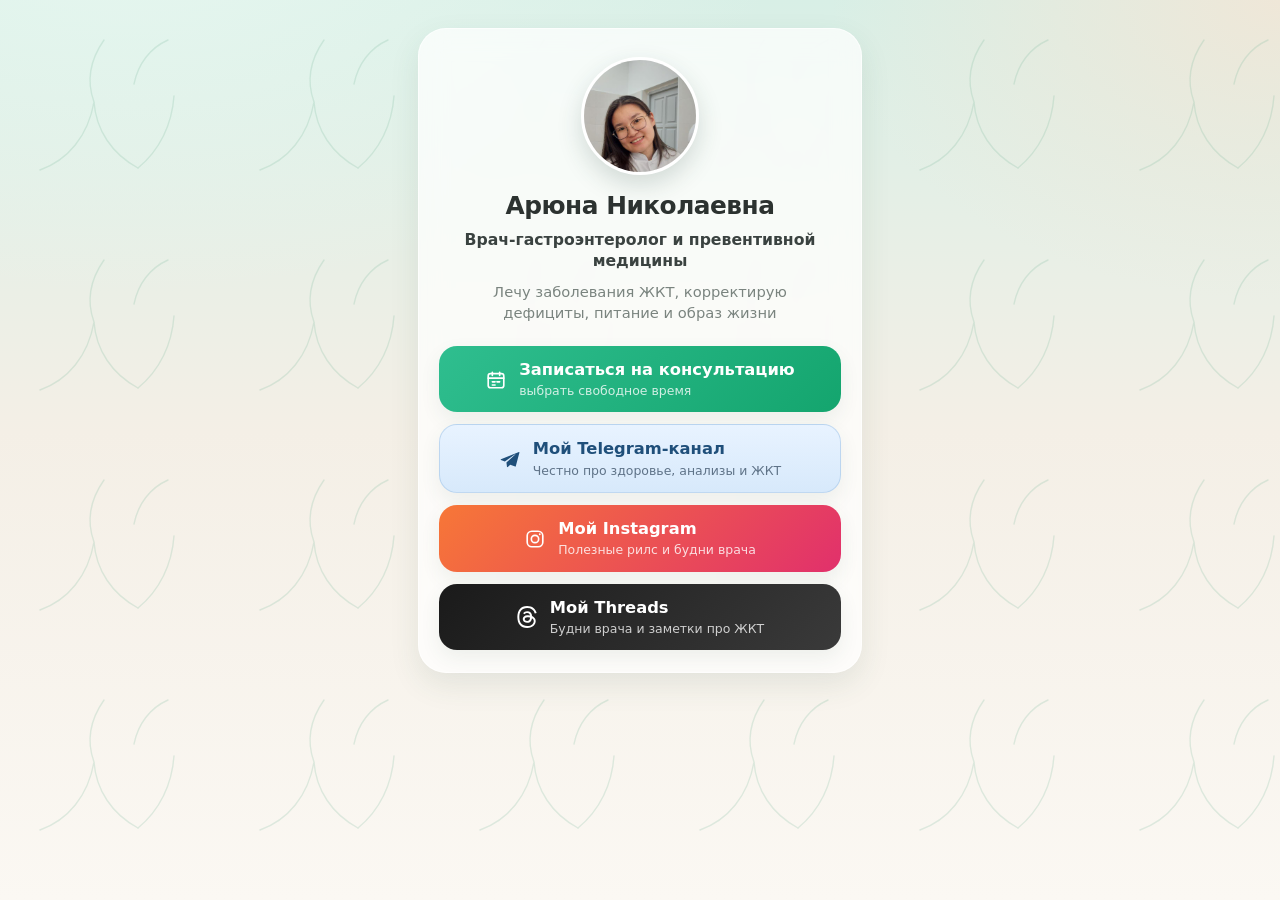
<file: index.html>
<!DOCTYPE html>
<html lang="ru">
<head>
  <meta charset="utf-8" />
  <meta name="viewport" content="width=device-width, initial-scale=1" />
  <meta name="description" content="Арюна Николаевна — врач-гастроэнтеролог и превентивной медицины. Запись на консультацию." />
  <title>Арюна Николаевна</title>
  <style>
    :root {
      --mint: #d8efe6;
      --mint-deep: #bfe3d6;
      --beige: #f4efe6;
      --cream: #fbf8f3;
      --ink: #2f3432;
      --ink-soft: #5a625e;
      --ink-muted: #7a847f;
      --card: rgba(255, 255, 255, 0.72);
      --emerald-a: #2fbe8f;
      --emerald-b: #14a56e;
      --sky-a: #e8f3ff;
      --sky-b: #d7e9fb;
      --sky-ink: #1f4f7a;
      --ig-a: #f77737;
      --ig-b: #e1306c;
      --threads-a: #1a1a1a;
      --threads-b: #3a3a3a;
      --shadow: 0 12px 30px rgba(47, 84, 68, 0.10);
      --shadow-soft: 0 8px 20px rgba(47, 84, 68, 0.08);
      --radius: 18px;
      --max: 480px;
    }

    * { box-sizing: border-box; }
    html, body { margin: 0; padding: 0; }
    body {
      min-height: 100vh;
      font-family: Inter, system-ui, -apple-system, BlinkMacSystemFont, "Segoe UI", Roboto, "Helvetica Neue", Arial, sans-serif;
      color: var(--ink);
      background:
        radial-gradient(1200px 700px at 10% -10%, #e7f7f0 0%, transparent 55%),
        radial-gradient(900px 600px at 100% 0%, #efe7d8 0%, transparent 50%),
        linear-gradient(180deg, var(--mint) 0%, var(--beige) 48%, var(--cream) 100%);
      -webkit-font-smoothing: antialiased;
      text-rendering: optimizeLegibility;
    }

    /* Soft botanical / leaf pattern */
    body::before {
      content: "";
      position: fixed;
      inset: 0;
      pointer-events: none;
      opacity: 0.22;
      background-image:
        url("data:image/svg+xml,%3Csvg xmlns='http://www.w3.org/2000/svg' width='220' height='220' viewBox='0 0 220 220'%3E%3Cg fill='none' stroke='%2377b89a' stroke-width='1.4' stroke-linecap='round'%3E%3Cpath d='M40 170c28-10 48-34 54-68 2 28 18 52 44 66'/%3E%3Cpath d='M94 102c-8-22-4-42 10-62'/%3E%3Cpath d='M138 168c22-18 34-44 36-72'/%3E%3Cpath d='M168 40c-18 8-30 24-34 44'/%3E%3C/g%3E%3C/svg%3E");
      background-size: 220px 220px;
      z-index: 0;
    }

    .wrap {
      position: relative;
      z-index: 1;
      width: min(100%, var(--max));
      margin: 0 auto;
      padding: 28px 18px 40px;
    }

    .card {
      background: var(--card);
      backdrop-filter: blur(14px);
      -webkit-backdrop-filter: blur(14px);
      border: 1px solid rgba(255,255,255,0.65);
      border-radius: 28px;
      box-shadow: var(--shadow);
      padding: 28px 20px 22px;
      text-align: center;
    }

    .avatar {
      width: 118px;
      height: 118px;
      margin: 0 auto 16px;
      border-radius: 50%;
      overflow: hidden;
      border: 3px solid #fff;
      box-shadow: 0 10px 24px rgba(40, 70, 55, 0.18);
      background: #fff;
    }
    .avatar img {
      display: block;
      width: 100%;
      height: 100%;
      object-fit: cover;
    }

    h1 {
      margin: 0 0 8px;
      font-size: 1.55rem;
      line-height: 1.2;
      font-weight: 700;
      letter-spacing: -0.02em;
      color: #2c3230;
    }

    .role {
      margin: 0 0 10px;
      font-size: 0.98rem;
      line-height: 1.35;
      font-weight: 650;
      color: #3a4240;
    }

    .desc {
      margin: 0 auto 22px;
      max-width: 34ch;
      font-size: 0.92rem;
      line-height: 1.45;
      font-weight: 500;
      color: var(--ink-muted);
    }

    .actions {
      display: grid;
      gap: 12px;
    }

    .btn {
      display: block;
      width: 100%;
      border-radius: var(--radius);
      padding: 14px 16px 13px;
      text-decoration: none;
      box-shadow: var(--shadow-soft);
      transition: transform 0.18s ease, filter 0.18s ease, box-shadow 0.18s ease;
      -webkit-tap-highlight-color: transparent;
    }
    .btn:hover {
      transform: scale(1.02);
      filter: brightness(1.04);
      box-shadow: 0 14px 28px rgba(47, 84, 68, 0.14);
    }
    .btn:active { transform: scale(0.99); }
    .btn-inner {
      display: flex;
      align-items: center;
      justify-content: center;
      gap: 12px;
      text-align: left;
    }
    .btn-icon {
      flex: 0 0 22px;
      width: 22px;
      height: 22px;
      display: block;
    }
    .btn-text { min-width: 0; }
    .btn .title {
      display: block;
      font-size: 1.02rem;
      font-weight: 700;
      line-height: 1.25;
    }
    .btn .sub {
      display: block;
      margin-top: 3px;
      font-size: 0.78rem;
      font-weight: 500;
      line-height: 1.3;
      opacity: 0.88;
    }

    .btn-primary {
      background: linear-gradient(135deg, var(--emerald-a), var(--emerald-b));
      color: #fff;
    }
    .btn-primary .sub { color: rgba(255,255,255,0.9); }

    .btn-telegram {
      background: linear-gradient(180deg, var(--sky-a), var(--sky-b));
      color: var(--sky-ink);
      border: 1px solid rgba(160, 196, 230, 0.55);
    }
    .btn-telegram .sub { color: #5f7388; opacity: 1; }

    .btn-instagram {
      background: linear-gradient(135deg, var(--ig-a), var(--ig-b));
      color: #fff;
    }
    .btn-instagram .sub { color: rgba(255,255,255,0.92); }

    .btn-threads {
      background: linear-gradient(135deg, var(--threads-a), var(--threads-b));
      color: #fff;
    }
    .btn-threads .sub { color: rgba(255,255,255,0.88); }

    /* Fade-in stagger */
    .fade {
      opacity: 0;
      transform: translateY(10px);
      animation: fadeUp 0.55s ease forwards;
    }
    .d1 { animation-delay: 0.05s; }
    .d2 { animation-delay: 0.14s; }
    .d3 { animation-delay: 0.22s; }
    .d4 { animation-delay: 0.30s; }
    .d5 { animation-delay: 0.40s; }
    .d6 { animation-delay: 0.50s; }
    .d7 { animation-delay: 0.60s; }
    .d8 { animation-delay: 0.70s; }

    @keyframes fadeUp {
      to { opacity: 1; transform: translateY(0); }
    }

    @media (prefers-reduced-motion: reduce) {
      .fade { animation: none; opacity: 1; transform: none; }
      .btn { transition: none; }
    }
  </style>
</head>
<body>
  <main class="wrap">
    <section class="card" aria-label="Профиль Арюны Николаевны">
      <div class="avatar fade d1">
        <img src="[data-uri]" width="118" height="118" alt="Арюна Николаевна" />
      </div>
      <h1 class="fade d2">Арюна Николаевна</h1>
      <p class="role fade d3">Врач-гастроэнтеролог и превентивной медицины</p>
      <p class="desc fade d4">Лечу заболевания ЖКТ, корректирую дефициты, питание и образ жизни</p>

      <nav class="actions" aria-label="Ссылки">
        <a class="btn btn-primary fade d5" href="https://t.me/dc_aryuna_bot" rel="noopener noreferrer" target="_blank">
          <span class="btn-inner">
            <svg class="btn-icon" viewBox="0 0 24 24" aria-hidden="true" fill="none" stroke="currentColor" stroke-width="1.8" stroke-linecap="round" stroke-linejoin="round"><rect x="3.5" y="5" width="17" height="15.5" rx="2.5"/><path d="M8 3.5v3.5M16 3.5v3.5M3.5 10h17"/><path d="M8 14h3M13 14h3M8 17.5h3"/></svg>
            <span class="btn-text">
              <span class="title">Записаться на консультацию</span>
              <span class="sub">выбрать свободное время</span>
            </span>
          </span>
        </a>
        <a class="btn btn-telegram fade d6" href="https://t.me/AgentDouctor" rel="noopener noreferrer" target="_blank">
          <span class="btn-inner">
            <svg class="btn-icon" viewBox="0 0 24 24" aria-hidden="true" fill="currentColor"><path d="M21.8 4.3c.3-.1.6.2.5.5L18.3 20c-.1.3-.4.4-.7.3l-5.3-2.1-2.7 2.6c-.3.3-.8.1-.9-.3l-.6-4.8 9.7-8.6c.2-.2 0-.5-.2-.3L6.4 14.6 2.1 13c-.4-.1-.4-.6 0-.8L21.8 4.3z"/></svg>
            <span class="btn-text">
              <span class="title">Мой Telegram-канал</span>
              <span class="sub">Честно про здоровье, анализы и ЖКТ</span>
            </span>
          </span>
        </a>
        <a class="btn btn-instagram fade d7" href="https://www.instagram.com/doctoraryuna" rel="noopener noreferrer" target="_blank">
          <span class="btn-inner">
            <svg class="btn-icon" viewBox="0 0 24 24" aria-hidden="true" fill="none" stroke="currentColor" stroke-width="1.8" stroke-linecap="round" stroke-linejoin="round"><rect x="3.5" y="3.5" width="17" height="17" rx="5"/><circle cx="12" cy="12" r="4"/><circle cx="17.2" cy="6.8" r="1" fill="currentColor" stroke="none"/></svg>
            <span class="btn-text">
              <span class="title">Мой Instagram</span>
              <span class="sub">Полезные рилс и будни врача</span>
            </span>
          </span>
        </a>
        <a class="btn btn-threads fade d8" href="https://www.threads.net/@doctoraryuna" rel="noopener noreferrer" target="_blank">
          <span class="btn-inner">
            <svg class="btn-icon" viewBox="0 0 24 24" aria-hidden="true" fill="currentColor"><path d="M12.186 24h-.007c-3.581-.024-6.334-1.205-8.184-3.509C2.35 18.44 1.5 15.586 1.472 12.01v-.017c.03-3.579.879-6.43 2.525-8.482C5.845 1.205 8.6.024 12.18 0h.014c2.746.02 5.043.725 6.826 2.098 1.677 1.29 2.858 3.13 3.509 5.467l-2.04.569c-1.104-3.96-3.898-5.984-8.304-6.015-2.91.022-5.11.936-6.54 2.717C4.307 6.504 3.616 8.914 3.589 12c.027 3.086.718 5.496 2.057 7.164 1.43 1.783 3.631 2.698 6.54 2.717 2.623-.02 4.358-.631 5.8-2.045 1.647-1.613 1.618-3.593 1.09-4.798-.31-.71-.873-1.3-1.634-1.75-.192 1.352-.622 2.446-1.284 3.272-.886 1.102-2.14 1.704-3.73 1.79-1.202.065-2.361-.218-3.259-.801-1.063-.689-1.685-1.74-1.752-2.964-.065-1.19.408-2.285 1.33-3.082.88-.76 2.119-1.207 3.583-1.291a13.853 13.853 0 0 1 3.02.142c-.126-.742-.375-1.332-.75-1.757-.513-.586-1.308-.883-2.359-.89h-.029c-.844 0-1.992.232-2.721 1.32L7.734 7.847c.98-1.454 2.568-2.256 4.478-2.256h.044c3.194.02 5.097 1.975 5.287 5.388.108.046.216.094.321.142 1.49.7 2.58 1.761 3.154 3.07.797 1.82.871 4.79-1.548 7.158-1.85 1.81-4.094 2.628-7.277 2.65Zm1.003-11.69c-.242 0-.487.007-.739.021-1.836.103-2.98.946-2.916 2.143.067 1.256 1.452 1.839 2.784 1.767 1.224-.065 2.818-.543 3.086-3.71a10.5 10.5 0 0 0-2.215-.221z"/></svg>
            <span class="btn-text">
              <span class="title">Мой Threads</span>
              <span class="sub">Будни врача и заметки про ЖКТ</span>
            </span>
          </span>
        </a>
      </nav>
    </section>
  </main>
</body>
</html>
</file>
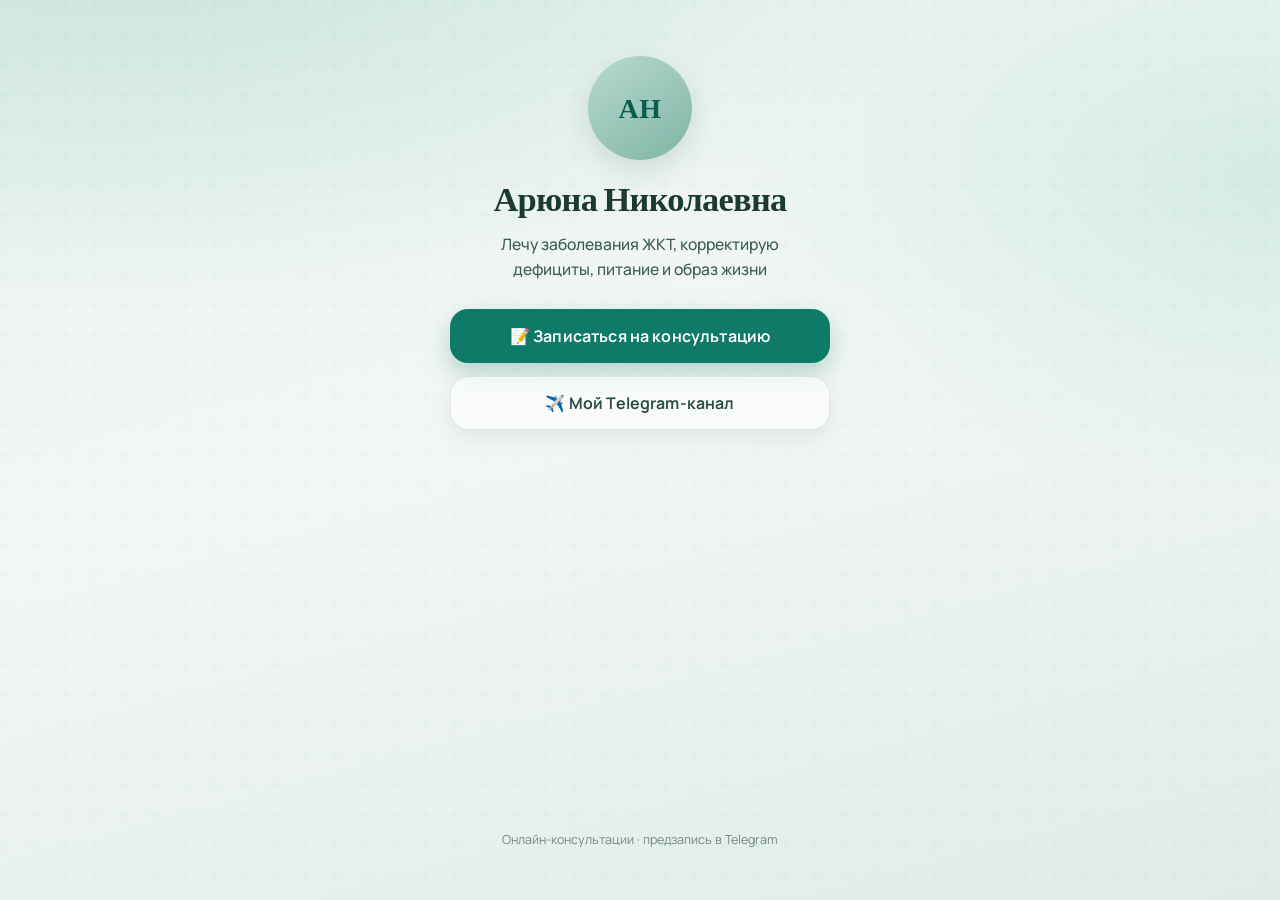
<file: landing/index.html>
<!DOCTYPE html>
<html lang="ru">
  <head>
    <meta charset="utf-8" />
    <meta name="viewport" content="width=device-width, initial-scale=1" />
    <meta
      name="description"
      content="Арюна Николаевна — нутрициолог. Запись на консультацию по ЖКТ, дефицитам и питанию."
    />
    <title>Арюна Николаевна</title>
    <link rel="preconnect" href="https://fonts.googleapis.com" />
    <link rel="preconnect" href="https://fonts.gstatic.com" crossorigin />
    <link
      href="https://fonts.googleapis.com/css2?family=Fraunces:opszlwght@9..144,500;9..144,650&family=Manrope:wght@500;650&display=swap"
      rel="stylesheet"
    />
    <link rel="stylesheet" href="styles.css" />
  </head>
  <body>
    <main class="page">
      <header class="hero">
        <div class="avatar" aria-hidden="true">
          <span class="avatar-initials">АН</span>
        </div>
        <h1 class="brand">Арюна Николаевна</h1>
        <p class="bio">
          Лечу заболевания ЖКТ, корректирую дефициты, питание и образ жизни
        </p>
      </header>

      <nav class="actions" aria-label="Ссылки">
        <a
          id="btn-bot"
          class="btn btn-primary"
          href="https://t.me/dc_aryuna_bot"
          rel="noopener noreferrer"
        >
          📝 Записаться на консультацию
        </a>
        <a
          id="btn-channel"
          class="btn btn-secondary"
          href="https://t.me/your_channel"
          rel="noopener noreferrer"
        >
          ✈️ Мой Telegram-канал
        </a>
      </nav>

      <p class="foot-note">Онлайн-консультации · предзапись в Telegram</p>
    </main>

    <script src="config.js"></script>
    <script>
      (function () {
        var cfg = window.ARYUNA_CONFIG || {};
        var bot = document.getElementById("btn-bot");
        var channel = document.getElementById("btn-channel");
        if (bot && cfg.BOT_URL) bot.href = cfg.BOT_URL;
        if (channel && cfg.CHANNEL_URL) channel.href = cfg.CHANNEL_URL;
      })();
    </script>
  </body>
</html>
</file>
<file: landing/styles.css>
:root {
  --bg-top: #e8f2ef;
  --bg-mid: #f3f7f4;
  --bg-bottom: #dfece6;
  --ink: #1a3a32;
  --ink-soft: #3d5c54;
  --brand: #0f7a68;
  --brand-deep: #0a5c4f;
  --secondary: #2c4a42;
  --secondary-soft: rgba(44, 74, 66, 0.08);
  --surface: rgba(255, 255, 255, 0.55);
  --shadow: 0 10px 28px rgba(15, 58, 50, 0.12);
  --radius: 18px;
  --max: 420px;
  --font-display: "Fraunces", "Georgia", serif;
  --font-body: "Manrope", "Segoe UI", sans-serif;
}

*,
*::before,
*::after {
  box-sizing: border-box;
}

html {
  height: 100%;
}

body {
  margin: 0;
  min-height: 100%;
  font-family: var(--font-body);
  color: var(--ink);
  background:
    radial-gradient(ellipse 120% 80% at 10% -10%, #c8e4da 0%, transparent 55%),
    radial-gradient(ellipse 90% 70% at 100% 20%, #d4ebe3 0%, transparent 50%),
    linear-gradient(165deg, var(--bg-top) 0%, var(--bg-mid) 45%, var(--bg-bottom) 100%);
  -webkit-font-smoothing: antialiased;
}

body::before {
  content: "";
  position: fixed;
  inset: 0;
  pointer-events: none;
  opacity: 0.35;
  background-image: url("data:image/svg+xml,%3Csvg width='60' height='60' viewBox='0 0 60 60' xmlns='http://www.w3.org/2000/svg'%3E%3Cg fill='none' fill-rule='evenodd'%3E%3Cg fill='%230f7a68' fill-opacity='0.06'%3E%3Cpath d='M36 34v-4h-2v4h-4v2h4v4h2v-4h4v-2h-4zm0-30V0h-2v4h-4v2h4v4h2V6h4V4h-4zM6 34v-4H4v4H0v2h4v4h2v-4h4v-2H6zM6 4V0H4v4H0v2h4v4h2V6h4V4H6z'/%3E%3C/g%3E%3C/g%3E%3C/svg%3E");
  z-index: 0;
}

.page {
  position: relative;
  z-index: 1;
  width: min(100%, var(--max));
  margin: 0 auto;
  padding: clamp(2.5rem, 8vw, 3.5rem) 1.25rem 2.5rem;
  min-height: 100vh;
  display: flex;
  flex-direction: column;
  align-items: center;
  text-align: center;
}

.hero {
  width: 100%;
  display: flex;
  flex-direction: column;
  align-items: center;
  gap: 0.85rem;
  animation: rise-in 0.7s ease-out both;
}

.avatar {
  width: 104px;
  height: 104px;
  border-radius: 50%;
  background:
    linear-gradient(145deg, #b8d9cf 0%, #7fb5a6 100%);
  box-shadow: var(--shadow);
  display: grid;
  place-items: center;
  margin-bottom: 0.35rem;
  animation: soft-pulse 4.5s ease-in-out infinite;
}

.avatar-initials {
  font-family: var(--font-display);
  font-size: 1.75rem;
  font-weight: 600;
  letter-spacing: 0.02em;
  color: var(--brand-deep);
  user-select: none;
}

.brand {
  margin: 0;
  font-family: var(--font-display);
  font-size: clamp(1.85rem, 6.5vw, 2.15rem);
  font-weight: 650;
  line-height: 1.15;
  letter-spacing: -0.02em;
  color: var(--ink);
}

.bio {
  margin: 0;
  max-width: 22rem;
  font-size: 0.98rem;
  line-height: 1.55;
  color: var(--ink-soft);
  font-weight: 500;
  animation: rise-in 0.7s ease-out 0.12s both;
}

.actions {
  width: 100%;
  margin-top: 1.75rem;
  display: flex;
  flex-direction: column;
  gap: 0.85rem;
  animation: rise-in 0.7s ease-out 0.22s both;
}

.btn {
  display: flex;
  align-items: center;
  justify-content: center;
  gap: 0.45rem;
  width: 100%;
  min-height: 3.35rem;
  padding: 0.9rem 1.25rem;
  border-radius: var(--radius);
  font-family: var(--font-body);
  font-size: 1rem;
  font-weight: 650;
  letter-spacing: 0.01em;
  text-decoration: none;
  transition: transform 0.2s ease, box-shadow 0.2s ease, background-color 0.2s ease;
  -webkit-tap-highlight-color: transparent;
}

.btn:active {
  transform: scale(0.98);
}

.btn-primary {
  color: #fff;
  background: var(--brand);
  box-shadow: 0 10px 24px rgba(15, 122, 104, 0.28);
}

.btn-primary:hover {
  background: var(--brand-deep);
  box-shadow: 0 12px 28px rgba(15, 122, 104, 0.34);
}

.btn-secondary {
  color: var(--secondary);
  background: var(--surface);
  border: 1px solid rgba(44, 74, 66, 0.12);
  box-shadow: 0 8px 20px rgba(26, 58, 50, 0.08);
  backdrop-filter: blur(6px);
}

.btn-secondary:hover {
  background: #fff;
  box-shadow: 0 10px 24px rgba(26, 58, 50, 0.12);
}

.foot-note {
  margin-top: auto;
  padding-top: 2.5rem;
  font-size: 0.78rem;
  color: rgba(61, 92, 84, 0.7);
  animation: rise-in 0.7s ease-out 0.35s both;
}

@keyframes rise-in {
  from {
    opacity: 0;
    transform: translateY(14px);
  }
  to {
    opacity: 1;
    transform: translateY(0);
  }
}

@keyframes soft-pulse {
  0%,
  100% {
    transform: scale(1);
  }
  50% {
    transform: scale(1.03);
  }
}

@media (prefers-reduced-motion: reduce) {
  .hero,
  .bio,
  .actions,
  .foot-note,
  .avatar {
    animation: none;
  }

  .btn {
    transition: none;
  }
}
</file>
